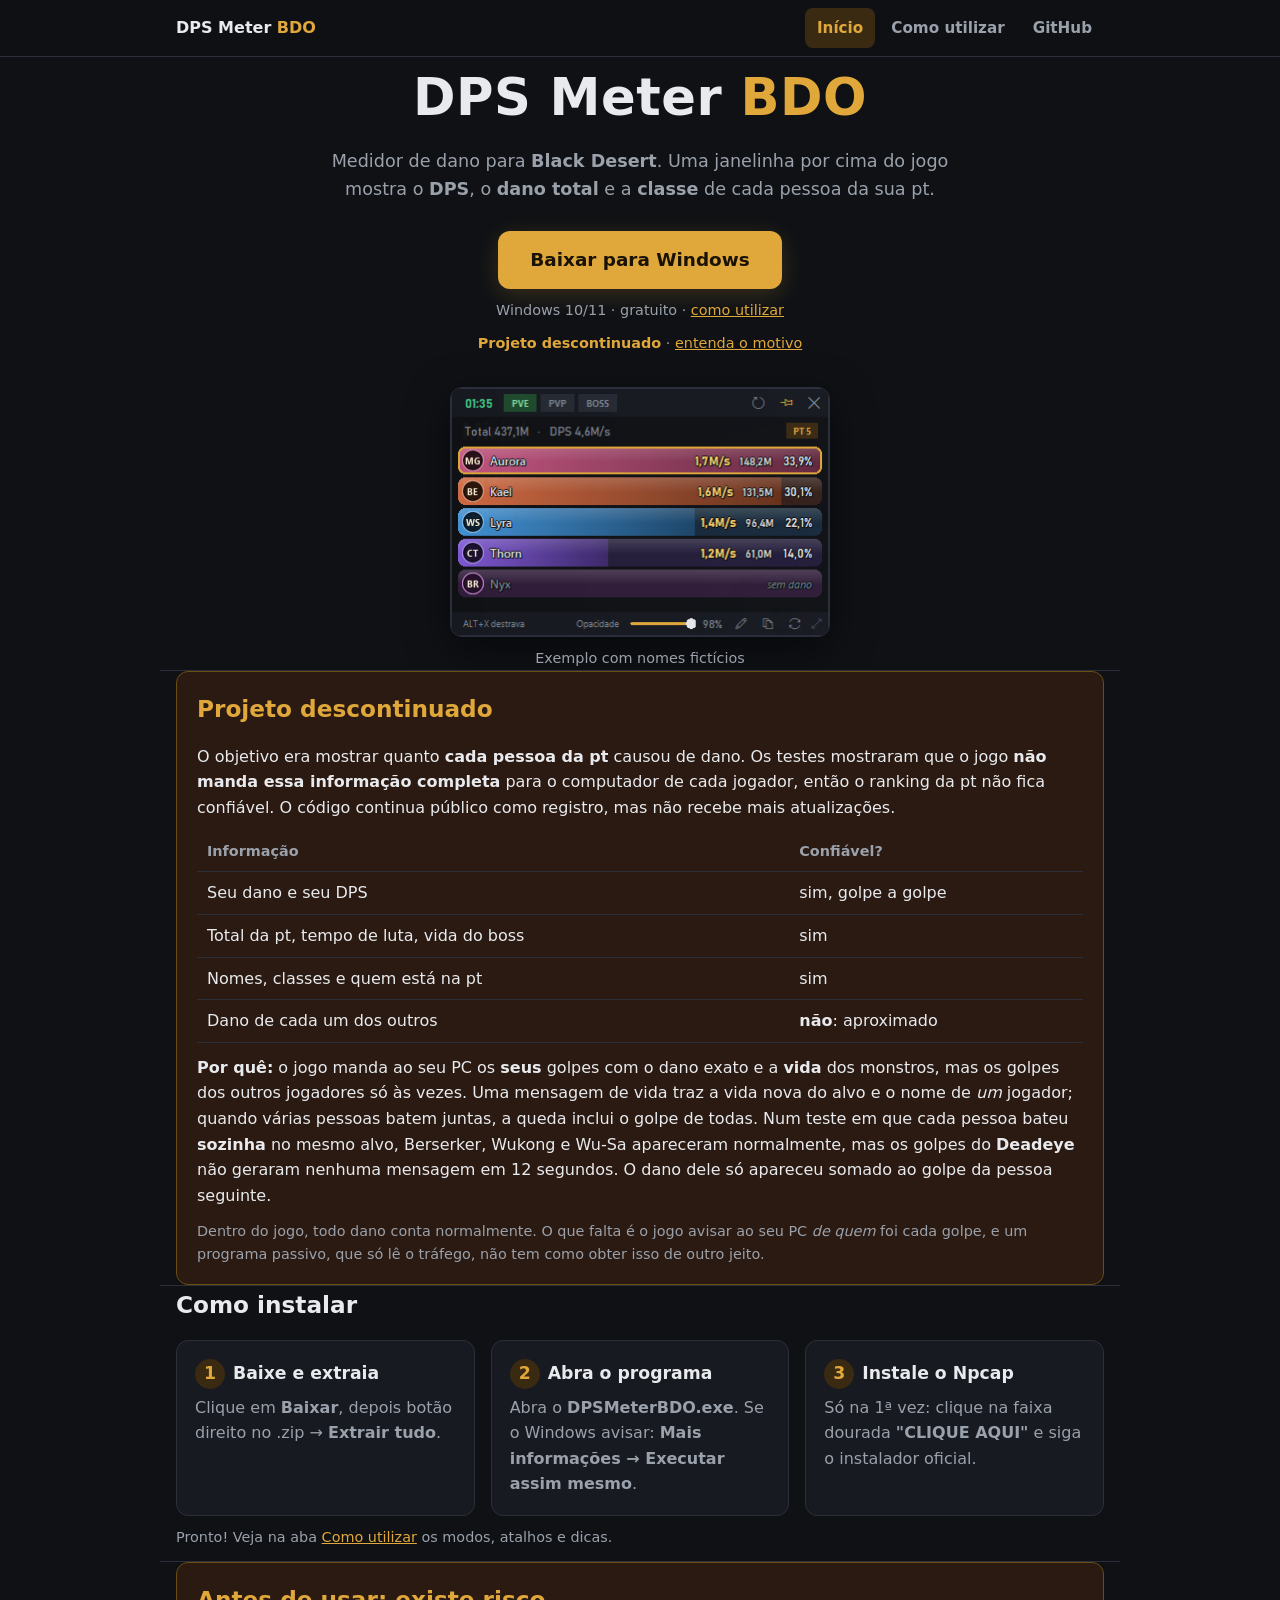
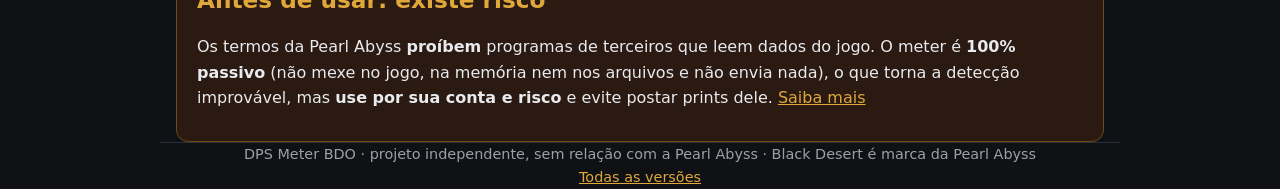
<file: docs/index.html>
<!doctype html>
<html lang="pt-BR">
<head>
<meta charset="utf-8">
<meta name="viewport" content="width=device-width, initial-scale=1">
<title>DPS Meter BDO</title>
<meta name="description" content="Medidor de dano (DPS meter) para Black Desert: veja o dano e o DPS de cada pessoa da sua pt.">
<link rel="stylesheet" href="style.css">
</head>
<body>
<nav>
  <div class="wrap">
    <a class="brand" href="index.html">DPS Meter <span>BDO</span></a>
    <a class="tab active" href="index.html">Início</a>
    <a class="tab" href="como-usar.html">Como utilizar</a>
    <a class="tab" href="https://github.com/Lucas-Amaralz/DPS-Meter-BDO">GitHub</a>
  </div>
</nav>

<header class="wrap">
  <h1>DPS Meter <span>BDO</span></h1>
  <p class="tag">Medidor de dano para <b>Black Desert</b>. Uma janelinha por cima do jogo mostra o
    <b>DPS</b>, o <b>dano total</b> e a <b>classe</b> de cada pessoa da sua pt.</p>
  <a class="btn" href="https://github.com/Lucas-Amaralz/DPS-Meter-BDO/releases/latest/download/DPS-Meter-BDO.zip">Baixar para Windows</a>
  <div class="small">Windows 10/11 · gratuito · <a href="como-usar.html">como utilizar</a></div>
  <div class="small"><b style="color:var(--gold)">Projeto descontinuado</b> · <a href="#descontinuado">entenda o motivo</a></div>
  <img class="shot" src="img/meter.png" alt="Janela do DPS Meter BDO com o dano de cada jogador (exemplo)" width="380" height="250">
  <div class="small">Exemplo com nomes fictícios</div>
</header>

<section class="wrap" id="descontinuado">
  <div class="warn">
    <h2>Projeto descontinuado</h2>
    <p>O objetivo era mostrar quanto <b>cada pessoa da pt</b> causou de dano. Os testes mostraram que o jogo
      <b>não manda essa informação completa</b> para o computador de cada jogador, então o ranking da pt não fica
      confiável. O código continua público como registro, mas não recebe mais atualizações.</p>
    <table>
      <tr><th>Informação</th><th>Confiável?</th></tr>
      <tr><td>Seu dano e seu DPS</td><td>sim, golpe a golpe</td></tr>
      <tr><td>Total da pt, tempo de luta, vida do boss</td><td>sim</td></tr>
      <tr><td>Nomes, classes e quem está na pt</td><td>sim</td></tr>
      <tr><td>Dano de cada um dos outros</td><td><b>não</b>: aproximado</td></tr>
    </table>
    <p><b>Por quê:</b> o jogo manda ao seu PC os <b>seus</b> golpes com o dano exato e a <b>vida</b> dos monstros,
      mas os golpes dos outros jogadores só às vezes. Uma mensagem de vida traz a vida nova do alvo e o nome de
      <i>um</i> jogador; quando várias pessoas batem juntas, a queda inclui o golpe de todas. Num teste em que cada
      pessoa bateu <b>sozinha</b> no mesmo alvo, Berserker, Wukong e Wu-Sa apareceram normalmente, mas os golpes do
      <b>Deadeye</b> não geraram nenhuma mensagem em 12 segundos. O dano dele só apareceu somado ao golpe da pessoa
      seguinte.</p>
    <p class="small" style="margin:0">Dentro do jogo, todo dano conta normalmente. O que falta é o jogo avisar ao seu PC
      <i>de quem</i> foi cada golpe, e um programa passivo, que só lê o tráfego, não tem como obter isso de outro jeito.</p>
  </div>
</section>

<section class="wrap">
  <h2>Como instalar</h2>
  <div class="grid">
    <div class="card"><h3><b class="n">1</b>Baixe e extraia</h3>
      <p>Clique em <b>Baixar</b>, depois botão direito no .zip → <b>Extrair tudo</b>.</p></div>
    <div class="card"><h3><b class="n">2</b>Abra o programa</h3>
      <p>Abra o <b>DPSMeterBDO.exe</b>. Se o Windows avisar: <b>Mais informações → Executar assim mesmo</b>.</p></div>
    <div class="card"><h3><b class="n">3</b>Instale o Npcap</h3>
      <p>Só na 1ª vez: clique na faixa dourada <b>"CLIQUE AQUI"</b> e siga o instalador oficial.</p></div>
  </div>
  <p class="small">Pronto! Veja na aba <a href="como-usar.html">Como utilizar</a> os modos, atalhos e dicas.</p>
</section>

<section class="wrap">
  <div class="warn">
    <h2>Antes de usar: existe risco</h2>
    <p>Os termos da Pearl Abyss <b>proíbem</b> programas de terceiros que leem dados do jogo. O meter é
      <b>100% passivo</b> (não mexe no jogo, na memória nem nos arquivos e não envia nada), o que torna a
      detecção improvável, mas <b>use por sua conta e risco</b> e evite postar prints dele.
      <a href="como-usar.html#riscos">Saiba mais</a></p>
  </div>
</section>

<footer class="wrap">
  DPS Meter BDO · projeto independente, sem relação com a Pearl Abyss · Black Desert é marca da Pearl Abyss<br>
  <a href="https://github.com/Lucas-Amaralz/DPS-Meter-BDO/releases">Todas as versões</a>
</footer>
</body>
</html>
</file>
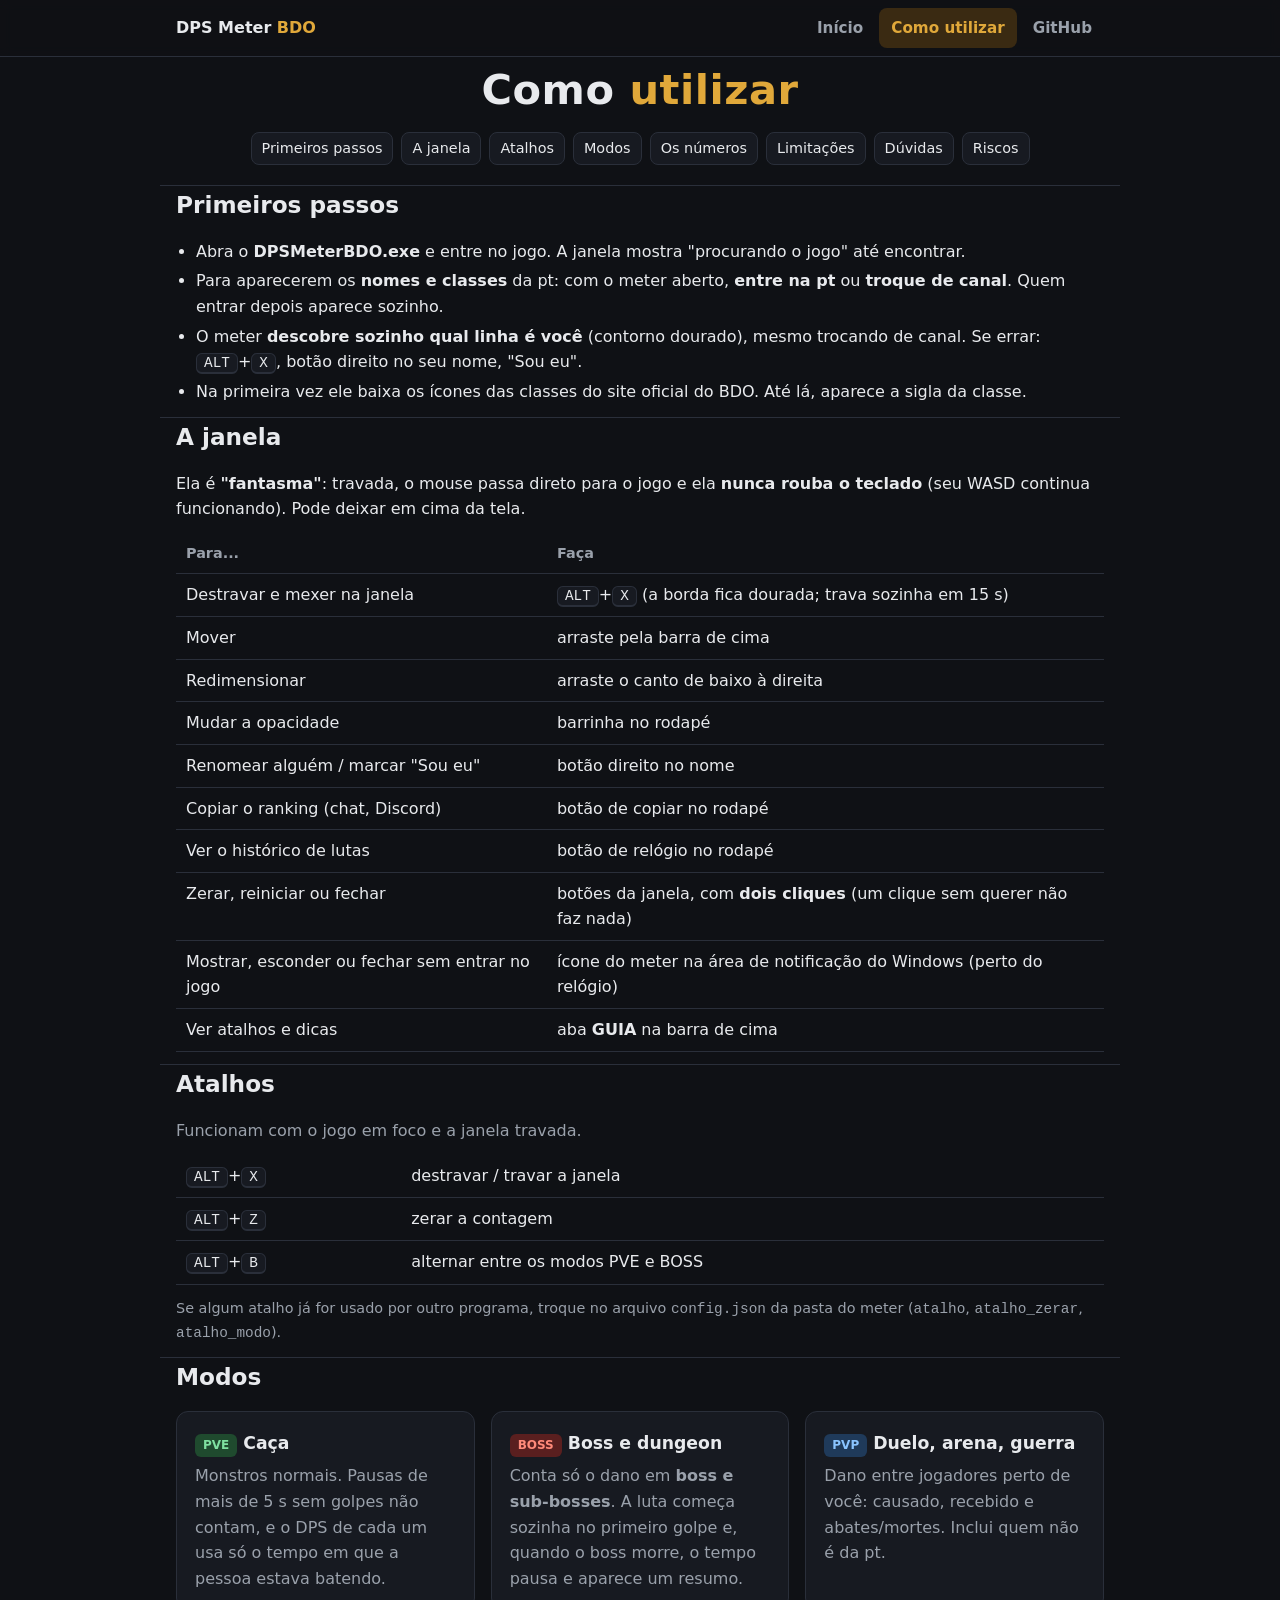
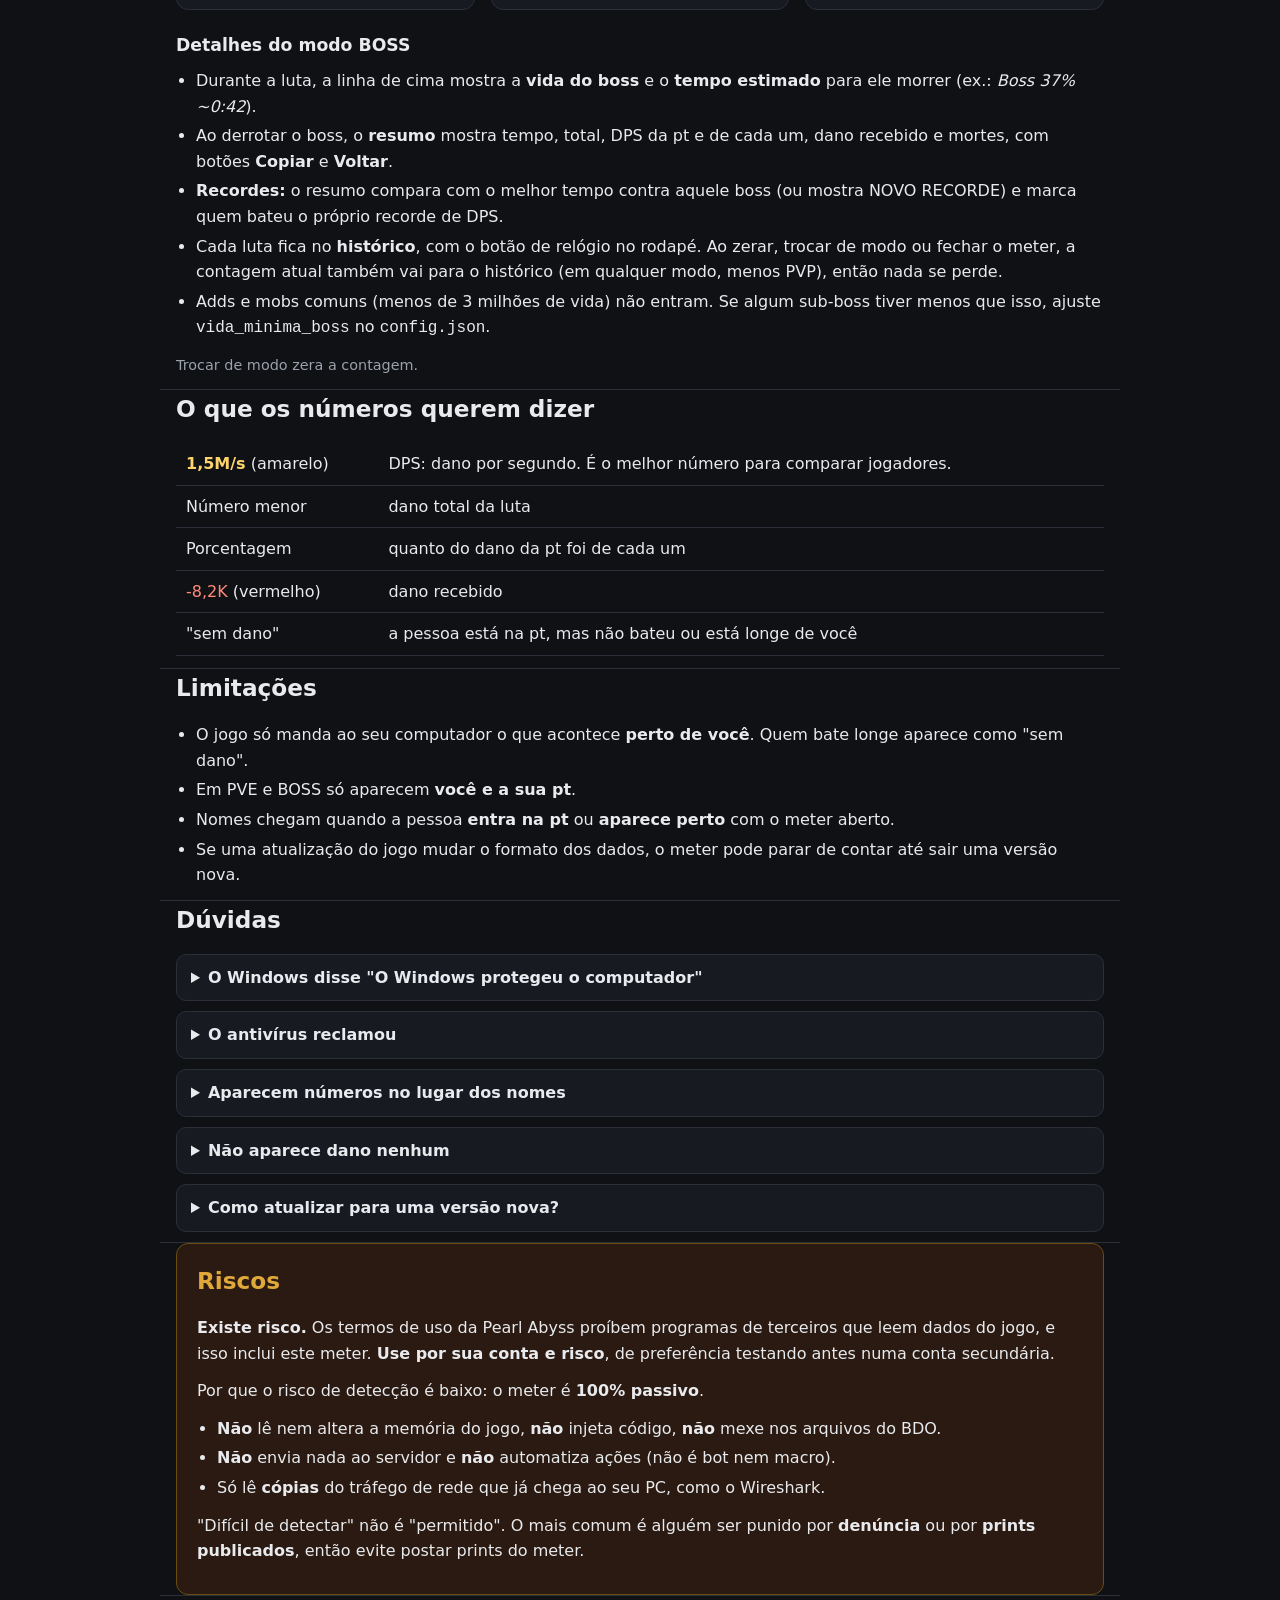
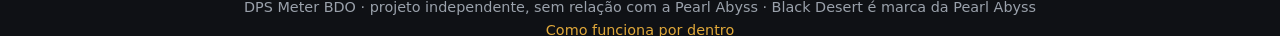
<file: docs/como-usar.html>
<!doctype html>
<html lang="pt-BR">
<head>
<meta charset="utf-8">
<meta name="viewport" content="width=device-width, initial-scale=1">
<title>Como utilizar · DPS Meter BDO</title>
<meta name="description" content="Como usar o DPS Meter BDO: janela, atalhos, modos PVE, BOSS e PVP, e dicas.">
<link rel="stylesheet" href="style.css">
</head>
<body>
<nav>
  <div class="wrap">
    <a class="brand" href="index.html">DPS Meter <span>BDO</span></a>
    <a class="tab" href="index.html">Início</a>
    <a class="tab active" href="como-usar.html">Como utilizar</a>
    <a class="tab" href="https://github.com/Lucas-Amaralz/DPS-Meter-BDO">GitHub</a>
  </div>
</nav>

<header class="wrap" style="padding-bottom:12px">
  <h1 style="font-size:clamp(1.8rem,5vw,2.6rem)">Como <span>utilizar</span></h1>
  <div class="toc" style="justify-content:center">
    <a href="#primeiros-passos">Primeiros passos</a><a href="#janela">A janela</a><a href="#atalhos">Atalhos</a>
    <a href="#modos">Modos</a><a href="#numeros">Os números</a><a href="#limitacoes">Limitações</a>
    <a href="#duvidas">Dúvidas</a><a href="#riscos">Riscos</a>
  </div>
</header>

<section class="wrap" id="primeiros-passos">
  <h2>Primeiros passos</h2>
  <ul>
    <li>Abra o <b>DPSMeterBDO.exe</b> e entre no jogo. A janela mostra "procurando o jogo" até encontrar.</li>
    <li>Para aparecerem os <b>nomes e classes</b> da pt: com o meter aberto, <b>entre na pt</b> ou <b>troque de canal</b>.
      Quem entrar depois aparece sozinho.</li>
    <li>O meter <b>descobre sozinho qual linha é você</b> (contorno dourado), mesmo trocando de canal.
      Se errar: <kbd>ALT</kbd>+<kbd>X</kbd>, botão direito no seu nome, "Sou eu".</li>
    <li>Na primeira vez ele baixa os ícones das classes do site oficial do BDO. Até lá, aparece a sigla da classe.</li>
  </ul>
</section>

<section class="wrap" id="janela">
  <h2>A janela</h2>
  <p>Ela é <b>"fantasma"</b>: travada, o mouse passa direto para o jogo e ela <b>nunca rouba o teclado</b>
    (seu WASD continua funcionando). Pode deixar em cima da tela.</p>
  <table>
    <tr><th>Para...</th><th>Faça</th></tr>
    <tr><td>Destravar e mexer na janela</td><td><kbd>ALT</kbd>+<kbd>X</kbd> (a borda fica dourada; trava sozinha em 15 s)</td></tr>
    <tr><td>Mover</td><td>arraste pela barra de cima</td></tr>
    <tr><td>Redimensionar</td><td>arraste o canto de baixo à direita</td></tr>
    <tr><td>Mudar a opacidade</td><td>barrinha no rodapé</td></tr>
    <tr><td>Renomear alguém / marcar "Sou eu"</td><td>botão direito no nome</td></tr>
    <tr><td>Copiar o ranking (chat, Discord)</td><td>botão de copiar no rodapé</td></tr>
    <tr><td>Ver o histórico de lutas</td><td>botão de relógio no rodapé</td></tr>
    <tr><td>Zerar, reiniciar ou fechar</td><td>botões da janela, com <b>dois cliques</b> (um clique sem querer não faz nada)</td></tr>
    <tr><td>Mostrar, esconder ou fechar sem entrar no jogo</td><td>ícone do meter na área de notificação do Windows (perto do relógio)</td></tr>
    <tr><td>Ver atalhos e dicas</td><td>aba <b>GUIA</b> na barra de cima</td></tr>
  </table>
</section>

<section class="wrap" id="atalhos">
  <h2>Atalhos</h2>
  <p class="muted">Funcionam com o jogo em foco e a janela travada.</p>
  <table>
    <tr><td><kbd>ALT</kbd>+<kbd>X</kbd></td><td>destravar / travar a janela</td></tr>
    <tr><td><kbd>ALT</kbd>+<kbd>Z</kbd></td><td>zerar a contagem</td></tr>
    <tr><td><kbd>ALT</kbd>+<kbd>B</kbd></td><td>alternar entre os modos PVE e BOSS</td></tr>
  </table>
  <p class="small">Se algum atalho já for usado por outro programa, troque no arquivo <code>config.json</code> da pasta do meter
    (<code>atalho</code>, <code>atalho_zerar</code>, <code>atalho_modo</code>).</p>
</section>

<section class="wrap" id="modos">
  <h2>Modos</h2>
  <div class="grid">
    <div class="card"><h3><span class="pill pve">PVE</span>Caça</h3>
      <p>Monstros normais. Pausas de mais de 5 s sem golpes não contam, e o DPS de cada um usa só o tempo em
        que a pessoa estava batendo.</p></div>
    <div class="card"><h3><span class="pill boss">BOSS</span>Boss e dungeon</h3>
      <p>Conta só o dano em <b>boss e sub-bosses</b>. A luta começa sozinha no primeiro golpe e, quando o boss morre,
        o tempo pausa e aparece um resumo.</p></div>
    <div class="card"><h3><span class="pill pvp">PVP</span>Duelo, arena, guerra</h3>
      <p>Dano entre jogadores perto de você: causado, recebido e abates/mortes. Inclui quem não é da pt.</p></div>
  </div>
  <h3>Detalhes do modo BOSS</h3>
  <ul>
    <li>Durante a luta, a linha de cima mostra a <b>vida do boss</b> e o <b>tempo estimado</b> para ele morrer (ex.: <i>Boss 37% ~0:42</i>).</li>
    <li>Ao derrotar o boss, o <b>resumo</b> mostra tempo, total, DPS da pt e de cada um, dano recebido e mortes,
      com botões <b>Copiar</b> e <b>Voltar</b>.</li>
    <li><b>Recordes:</b> o resumo compara com o melhor tempo contra aquele boss (ou mostra NOVO RECORDE) e marca quem
      bateu o próprio recorde de DPS.</li>
    <li>Cada luta fica no <b>histórico</b>, com o botão de relógio no rodapé. Ao zerar, trocar de modo ou fechar
      o meter, a contagem atual também vai para o histórico (em qualquer modo, menos PVP), então nada se perde.</li>
    <li>Adds e mobs comuns (menos de 3 milhões de vida) não entram. Se algum sub-boss tiver menos que isso, ajuste
      <code>vida_minima_boss</code> no <code>config.json</code>.</li>
  </ul>
  <p class="small">Trocar de modo zera a contagem.</p>
</section>

<section class="wrap" id="numeros">
  <h2>O que os números querem dizer</h2>
  <table>
    <tr><td><b style="color:#ffd36b">1,5M/s</b> (amarelo)</td><td>DPS: dano por segundo. É o melhor número para comparar jogadores.</td></tr>
    <tr><td>Número menor</td><td>dano total da luta</td></tr>
    <tr><td>Porcentagem</td><td>quanto do dano da pt foi de cada um</td></tr>
    <tr><td><span style="color:#ff8a7a">-8,2K</span> (vermelho)</td><td>dano recebido</td></tr>
    <tr><td>"sem dano"</td><td>a pessoa está na pt, mas não bateu ou está longe de você</td></tr>
  </table>
</section>

<section class="wrap" id="limitacoes">
  <h2>Limitações</h2>
  <ul>
    <li>O jogo só manda ao seu computador o que acontece <b>perto de você</b>. Quem bate longe aparece como "sem dano".</li>
    <li>Em PVE e BOSS só aparecem <b>você e a sua pt</b>.</li>
    <li>Nomes chegam quando a pessoa <b>entra na pt</b> ou <b>aparece perto</b> com o meter aberto.</li>
    <li>Se uma atualização do jogo mudar o formato dos dados, o meter pode parar de contar até sair uma versão nova.</li>
  </ul>
</section>

<section class="wrap" id="duvidas">
  <h2>Dúvidas</h2>
  <details><summary>O Windows disse "O Windows protegeu o computador"</summary>
    <p>Acontece com programas que não são de uma empresa grande. Clique em <b>Mais informações → Executar assim mesmo</b>.</p></details>
  <details><summary>O antivírus reclamou</summary>
    <p>Programas feitos em Python e empacotados como .exe às vezes geram alarme falso. O código é aberto no GitHub.</p></details>
  <details><summary>Aparecem números no lugar dos nomes</summary>
    <p>Saia e entre na pt, ou troque de canal, com o meter aberto. O jogo só manda os nomes nesses momentos.</p></details>
  <details><summary>Não aparece dano nenhum</summary>
    <p>Confira se a faixa do Npcap sumiu (ele precisa estar instalado) e se você está no modo certo (no BOSS, mobs comuns não contam).</p></details>
  <details><summary>Como atualizar para uma versão nova?</summary>
    <p>O meter baixa a versão nova sozinho e mostra um <b>aviso verde</b> no topo da janela. Quando for uma boa
      hora (fora de luta), aperte <kbd>ALT</kbd>+<kbd>X</kbd> e clique no aviso: ele se atualiza e abre de novo,
      mantendo nomes, ícones e histórico. Quem tem uma versão anterior à 1.3.0 precisa baixar o .zip de novo uma
      última vez.</p></details>
</section>

<section class="wrap" id="riscos">
  <div class="warn">
    <h2>Riscos</h2>
    <p><b>Existe risco.</b> Os termos de uso da Pearl Abyss proíbem programas de terceiros que leem dados do jogo, e isso
      inclui este meter. <b>Use por sua conta e risco</b>, de preferência testando antes numa conta secundária.</p>
    <p>Por que o risco de detecção é baixo: o meter é <b>100% passivo</b>.</p>
    <ul>
      <li><b>Não</b> lê nem altera a memória do jogo, <b>não</b> injeta código, <b>não</b> mexe nos arquivos do BDO.</li>
      <li><b>Não</b> envia nada ao servidor e <b>não</b> automatiza ações (não é bot nem macro).</li>
      <li>Só lê <b>cópias</b> do tráfego de rede que já chega ao seu PC, como o Wireshark.</li>
    </ul>
    <p>"Difícil de detectar" não é "permitido". O mais comum é alguém ser punido por <b>denúncia</b> ou por
      <b>prints publicados</b>, então evite postar prints do meter.</p>
  </div>
</section>

<footer class="wrap">
  DPS Meter BDO · projeto independente, sem relação com a Pearl Abyss · Black Desert é marca da Pearl Abyss<br>
  <a href="https://github.com/Lucas-Amaralz/DPS-Meter-BDO#como-funciona-o-que-foi-feito-passo-a-passo">Como funciona por dentro</a>
</footer>
</body>
</html>
</file>
<file: docs/style.css>
:root {
  --bg: #0f1115; --panel: #171a21; --line: #2a2f3a; --fg: #e8eaed; --muted: #9aa1ab;
  --gold: #e0a83a; --gold-soft: #3a2a12; --red: #ff8a7a; --green: #7fe0a0; --blue: #8ac4ff;
}
* { box-sizing: border-box; }
html { scroll-behavior: smooth; }
html, body { overflow-x: hidden; }
img { max-width: 100%; height: auto; }
p, li, td, .card p { overflow-wrap: anywhere; }
body { margin: 0; background: var(--bg); color: var(--fg); font: 16px/1.6 "Segoe UI", system-ui, sans-serif; }
a { color: var(--gold); }
.wrap { max-width: 960px; margin: 0 auto; padding: 0 16px; }

/* Abas no topo */
nav { position: sticky; top: 0; z-index: 10; background: #0f1115ee; backdrop-filter: blur(6px);
      border-bottom: 1px solid var(--line); }
nav .wrap { display: flex; align-items: center; gap: 4px; height: 56px; }
nav .brand { font-weight: 700; color: var(--fg); text-decoration: none; margin-right: auto; white-space: nowrap; }
nav .brand span { color: var(--gold); }
nav .tab { color: var(--muted); text-decoration: none; padding: 8px 12px; border-radius: 8px; font-weight: 600;
           font-size: .95rem; white-space: nowrap; }
nav .tab:hover { color: var(--fg); background: var(--panel); }
nav .tab.active { color: var(--gold); background: var(--gold-soft); }

header { padding: 48px 0 28px; text-align: center; }
h1 { font-size: clamp(2rem, 6vw, 3.2rem); margin: 0 0 8px; letter-spacing: .5px; }
h1 span { color: var(--gold); }
.tag { color: var(--muted); font-size: 1.1rem; margin: 0 auto 28px; max-width: 620px; }
.btn { display: inline-block; background: var(--gold); color: #1a1205; font-weight: 700; font-size: 1.15rem;
       padding: 14px 32px; border-radius: 12px; text-decoration: none; box-shadow: 0 6px 24px #e0a83a33; }
.btn:hover { filter: brightness(1.08); }
.small { color: var(--muted); font-size: .9rem; margin-top: 10px; }
.shot { display: block; margin: 32px auto 0; width: 100%; max-width: 380px; height: auto; border-radius: 12px;
        border: 1px solid var(--line); box-shadow: 0 12px 40px #0008; }

section { padding: 32px 0; border-top: 1px solid var(--line); scroll-margin-top: 64px; }
h2 { font-size: 1.45rem; margin: 0 0 16px; }
h3 { font-size: 1.08rem; margin: 22px 0 8px; }
p { margin: 0 0 12px; }
.muted { color: var(--muted); }

.grid { display: grid; grid-template-columns: repeat(auto-fit, minmax(min(240px, 100%), 1fr)); gap: 16px; }
.card { background: var(--panel); border: 1px solid var(--line); border-radius: 12px; padding: 18px; }
.card h3 { margin: 0 0 6px; }
.card p { margin: 0; color: var(--muted); }
.card b.n { display: inline-grid; place-items: center; width: 30px; height: 30px; border-radius: 50%;
            background: var(--gold-soft); color: var(--gold); margin-right: 8px; }

.pill { display: inline-block; font-size: .75rem; font-weight: 700; padding: 2px 8px; border-radius: 6px; margin-right: 6px; }
.pve { background: #1f4a2e; color: var(--green); } .pvp { background: #1f3a5a; color: var(--blue); }
.boss { background: #5a1f1f; color: var(--red); }

.warn { background: #2a1a12; border: 1px solid #6b4d12; border-radius: 12px; padding: 18px 20px; }
.warn h2 { color: var(--gold); }

ul { padding-left: 20px; margin: 0 0 12px; } li { margin: 4px 0; }
kbd { background: var(--panel); border: 1px solid var(--line); border-bottom-width: 2px; border-radius: 6px;
      padding: 1px 7px; font-size: .9em; white-space: nowrap; }
table { width: 100%; border-collapse: collapse; margin: 0 0 12px; }
th, td { text-align: left; padding: 8px 10px; border-bottom: 1px solid var(--line); vertical-align: top; }
th { color: var(--muted); font-weight: 600; font-size: .9rem; }
.toc { display: flex; flex-wrap: wrap; gap: 8px; margin: 0 0 8px; }
.toc a { background: var(--panel); border: 1px solid var(--line); border-radius: 8px; padding: 4px 10px;
         text-decoration: none; color: var(--fg); font-size: .9rem; }
.toc a:hover { border-color: var(--gold); }
details { background: var(--panel); border: 1px solid var(--line); border-radius: 10px; padding: 10px 14px; margin: 0 0 10px; }
summary { cursor: pointer; font-weight: 600; }
details p { margin: 8px 0 0; color: var(--muted); }

footer { padding: 28px 0 48px; color: var(--muted); font-size: .9rem; text-align: center; border-top: 1px solid var(--line); }

@media (max-width: 520px) {
  nav .brand { display: none; }
  nav .wrap { justify-content: center; }
  th, td { padding: 6px; font-size: .92rem; }
}
</file>
